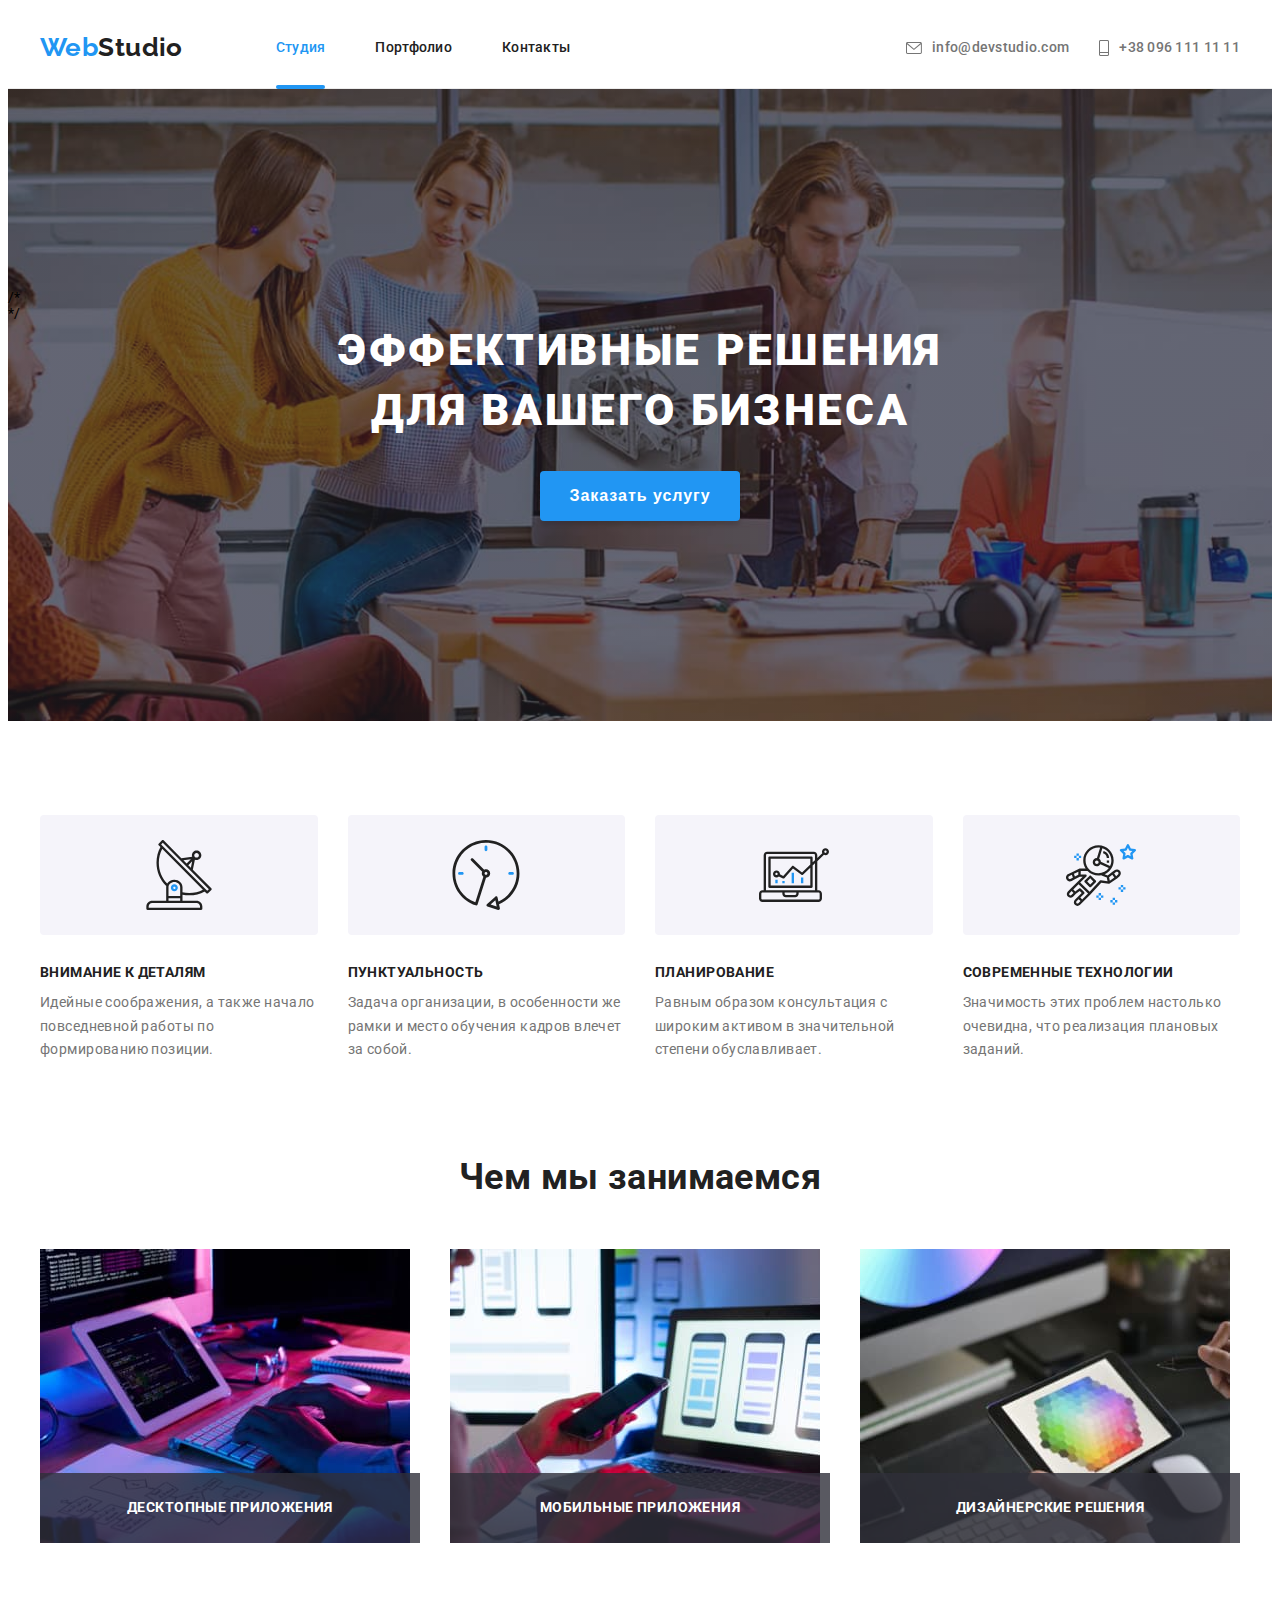
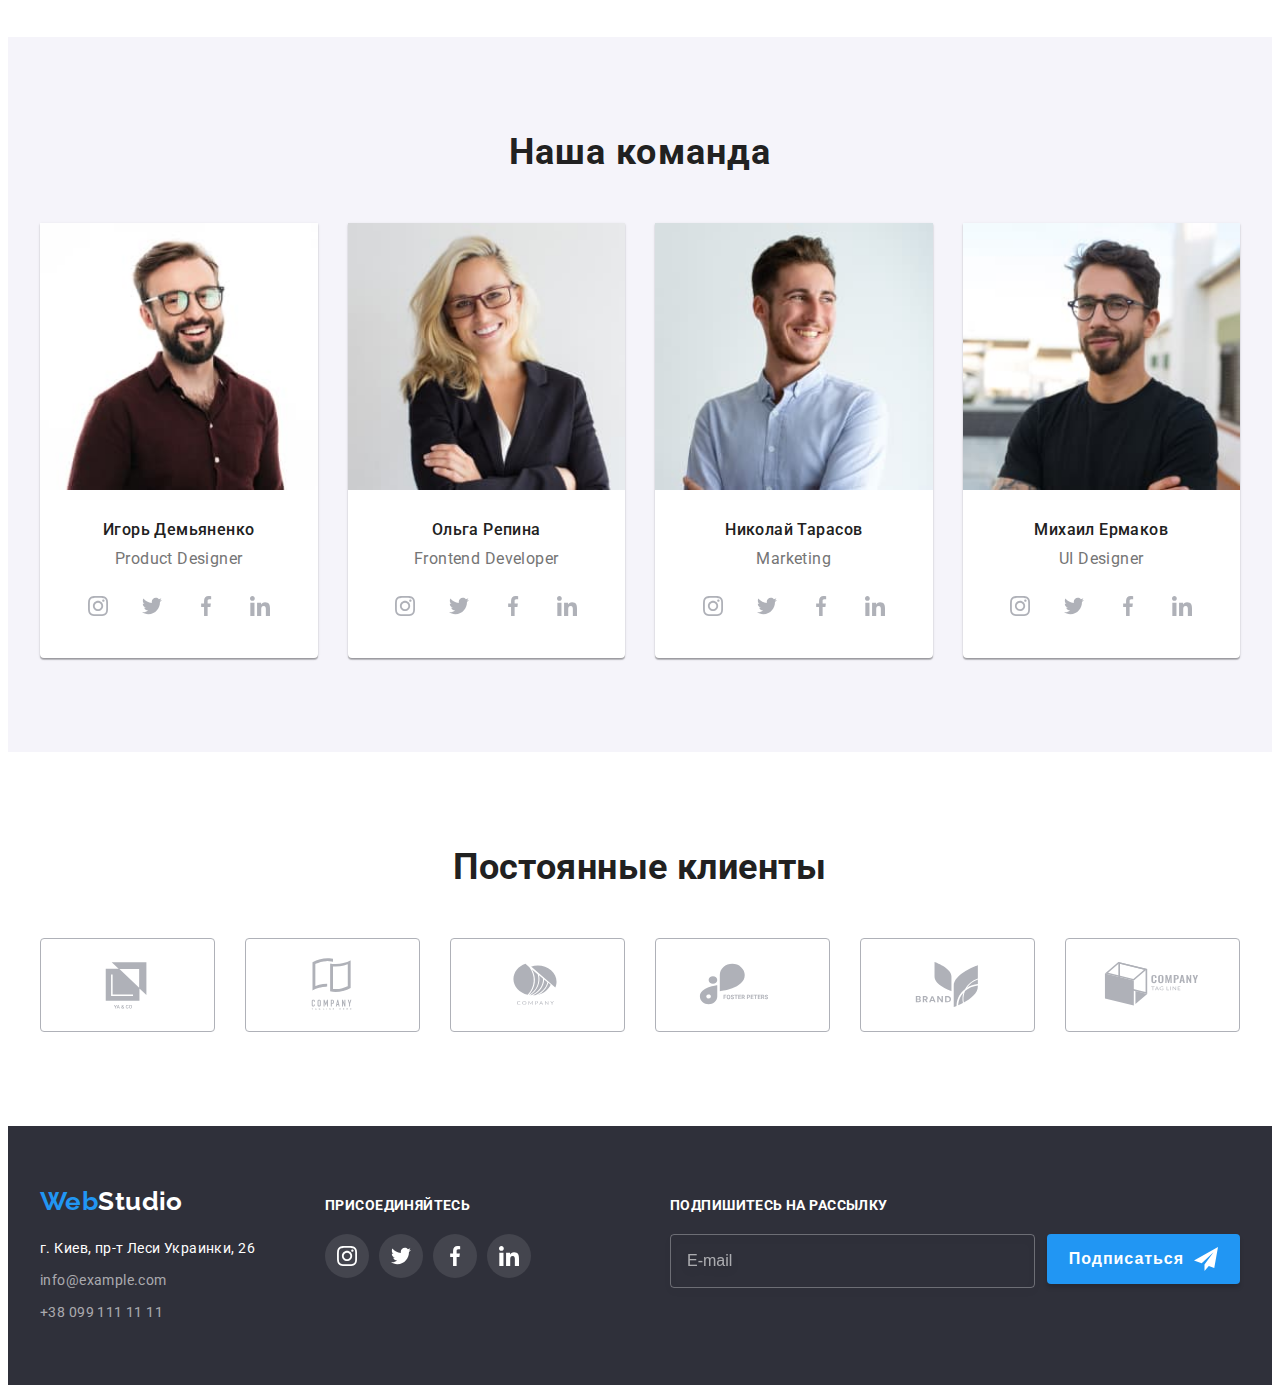
<file: index.html>
<!DOCTYPE html>
<html lang="ru">
  <head>
    <meta charset="UTF-8" />
    <meta http-equiv="X-UA-Compatible" content="IE=edge" />
    <meta name="viewport" content="width=device-width, initial-scale=1.0" />
    <meta
      name="description"
      content="Вебстудия. Создание вебсайта под ключ,  разработка мобильных приложений"
    />

    <title>WebStudio</title>

    <link rel="preconnect" href="https://fonts.googleapis.com" />
    <link rel="preconnect" href="https://fonts.gstatic.com" crossorigin />
    <link
      href="https://fonts.googleapis.com/css2?family=Raleway:wght@700&family=Roboto:wght@400;500;700;900&display=swap"
      rel="stylesheet"
    />
    <link
      rel="stylesheet"
      href="https://cdnjs.cloudflare.com/ajax/libs/modern-normalize/1.1.0/modern-normalize.min.css"
      integrity="sha512-wpPYUAdjBVSE4KJnH1VR1HeZfpl1ub8YT/NKx4PuQ5NmX2tKuGu6U/JRp5y+Y8XG2tV+wKQpNHVUX03MfMFn9Q=="
      crossorigin="anonymous"
      referrerpolicy="no-referrer"
    />

    <!--<link rel="stylesheet" href="./css/styles.css" />-->
    <link rel="stylesheet" href="./css/main.min.css" />
  </head>
  <body>
    <header class="page-header">
      <div class="container">
        <nav class="header-nav list">
          <a class="logo header__logo link" href="./index.html"
            >Web<span class="logo--header-accent">Studio</span></a
          >
          <ul class="header-nav__list list">
            <li class="header-nav__item">
              <a class="link link-current" href="">Студия</a>
            </li>
            <li class="header-nav__item">
              <a class="link" href="./portfolio.html">Портфолио</a>
            </li>
            <li class="header-nav__item">
              <a class="link" href="">Контакты</a>
            </li>
          </ul>
        </nav>
        <ul class="header-contacts list">
          <li class="header-contacts__item">
            <a
              class="header-contacts__email link"
              href="mailto:info@devstudio.com"
            >
              <svg class="header-contacts__icon" width="16" height="12">
                <use href="./images/icons.svg#icon-envelope"></use>
              </svg>
              info@devstudio.com
            </a>
          </li>
          <li class="header-contacts__item">
            <a class="header-contacts__tel link" href="tel:+380961111111">
              <svg class="header-contacts__icon" width="10" height="16">
                <use href="./images/icons.svg#icon-handy"></use>
              </svg>
              +38 096 111 11 11</a
            >
          </li>
        </ul>

        <!--- Мобильное меню-->
        <button type="button" class="menu_open_btn" aria-label="open menu">
          <svg class="menu_open_icon" width="40" height="40">
            <use href="./images/icons.svg#icon-menu_open_40px"></use>
          </svg>
        </button>

        <div class="mobile-menu is-hidden">
          <button type="button" class="menu_close_btn">
            <svg class="menu_close_icon" width="40" height="40">
              <use href="./images/icons.svg#icon-menu_close_40px"></use>
            </svg>
          </button>
          <nav class="mobile-nav">
            <ul class="mobile-nav__list list">
              <li class="mobile-nav__item">
                <a class="link current" href="">Студия</a>
              </li>
              <li class="mobile-nav__item">
                <a class="link" href="./portfolio.html">Портфолио</a>
              </li>
              <li class="mobile-nav__item">
                <a class="link" href="">Контакты</a>
              </li>
            </ul>
          </nav>
          <div class="mob-menu--bottom">
            <ul class="mobile-contacts list">
              <li class="mobile-contacts__item">
                <a class="mobile-contacts__tel link" href="tel:+380961111111">
                  +38 096 111 11 11</a
                >
              </li>
              <li class="mobile-contacts__item">
                <a
                  class="mobile-contacts__email link"
                  href="mailto:info@devstudio.com"
                >
                  info@devstudio.com
                </a>
              </li>
            </ul>
            <ul class="mobile-soc-list list">
              <li class="mobile-soc-list__item">
                <a class="link" href=""> Instagram</a>
              </li>
              <li class="mobile-soc-list__item">
                <a class="link" href=""> Twitter</a>
              </li>
              <li class="mobile-soc-list__item">
                <a class="link" href=""> Facebook</a>
              </li>
              <li class="mobile-soc-list__item">
                <a class="link" href=""> LinkedIn</a>
              </li>
            </ul>
          </div>
        </div>
      </div>
    </header>

    <main>
      <!-- HERO -->

      <section class="hero section">
        /*
        <div class="hero__overlay"></div>
        */
        <div class="container">
          <!--<div class="hero-content"-->
          <h1 class="hero__title">Эффективные решения для вашего бизнеса</h1>
          <button class="hero__btn btn" type="button" data-modal-open>
            Заказать услугу
          </button>
          <!--</div>-->
        </div>
      </section>
      <!--end of HERO -->

      <!-- Блок Особенности -->

      <section class="qualities section">
        <div class="container">
          <h2 class="visually-hidden qualities__title">Особенности</h2>

          <ul class="qualities-list list">
            <li class="qualities-list__item">
              <div class="qualities-list__icon">
                <svg class="icon-antenna" width="70" height="70">
                  <use href="./images/icons.svg#icon-antenna"></use>
                </svg>
              </div>

              <h3 class="qualities-list__title">Внимание к деталям</h3>
              <p class="qualities-list__text">
                Идейные соображения, а также начало повседневной работы по
                формированию позиции.
              </p>
            </li>
            <li class="qualities-list__item">
              <div class="qualities-list__icon">
                <svg class="icon-clock" width="70" height="70">
                  <use href="./images/icons.svg#icon-clock"></use>
                </svg>
              </div>

              <h3 class="qualities-list__title">Пунктуальность</h3>
              <p class="qualities-list__text">
                Задача организации, в особенности же рамки и место обучения
                кадров влечет за собой.
              </p>
            </li>

            <li class="qualities-list__item">
              <div class="qualities-list__icon">
                <svg class="icon-diagram" width="70" height="70">
                  <use href="./images/icons.svg#icon-diagram"></use>
                </svg>
              </div>

              <h3 class="qualities-list__title">Планирование</h3>
              <p class="qualities-list__text">
                Равным образом консультация с широким активом в значительной
                степени обуславливает.
              </p>
            </li>
            <li class="qualities-list__item">
              <div class="qualities-list__icon">
                <svg class="icon-astronaut" width="70" height="70">
                  <use href="./images/icons.svg#icon-astronaut"></use>
                </svg>
              </div>

              <h3 class="qualities-list__title">Современные технологии</h3>
              <p class="qualities-list__text">
                Значимость этих проблем настолько очевидна, что реализация
                плановых заданий.
              </p>
            </li>
          </ul>
        </div>
      </section>

      <!-- Конец блока Особенности -->

      <!-- Блок Чем мы занимаемся-->

      <section class="dealing section">
        <div class="container">
          <h2 class="dealing__title">Чем мы занимаемся</h2>
          <ul class="dealing-list list">
            <li class="dealing-list__item">
              <img
                srcset="
                  ./images/we-do1_desktop.jpg    1x,
                  ./images/we-do1_desktop@2x.jpg 2x
                "
                src="./images/we-do1_desktop.jpg"
                alt="Десктопные приложения"
                width="370"
              />
              <div class="dealing-list__overlay">
                <p class="dealing-list__text">Десктопные приложения</p>
              </div>
            </li>
            <li class="dealing-list__item">
              <img
                srcset="
                  ./images/we-do2_desktop.jpg    1x,
                  ./images/we-do2_desktop@2x.jpg 2x
                "
                src="./images/we-do2_desktop.jpg"
                alt="Разработка мобильных приложений"
                width="370"
              />

              <div class="dealing-list__overlay">
                <p class="dealing-list__text">Мобильные приложения</p>
              </div>
            </li>
            <li class="dealing-list__item">
              <img
                srcset="
                  ./images/we-do3_desktop.jpg    1x,
                  ./images/we-do3_desktop@2x.jpg 2x
                "
                src="./images/we-do3_desktop.jpg"
                alt="Разработка дизайна вебсайта"
                width="370"
              />

              <div class="dealing-list__overlay">
                <p class="dealing-list__text">Дизайнерские решения</p>
              </div>
            </li>
          </ul>
        </div>
      </section>

      <!-- Конец блока Чем мы занимаемся -->

      <!-- Блок Наша команда-->

      <section class="team section">
        <div class="container">
          <h2 class="team__title">Наша команда</h2>
          <ul class="team-list list">
            <li class="team-list__item">
              <picture>
                <source
                  srcset="
                    ./images/staff1_desk.jpg    1x,
                    ./images/staff1_desk@2x.jpg 2x
                  "
                  media="(min-width: 1200px)" />
                <source
                  srcset="
                    ./images/staff1_tab.jpg    1x,
                    ./images/staff1_tab@2x.jpg 2x
                  "
                  media="(min-width: 768px)" />
                <source
                  srcset="
                    ./images/staff1_mob.jpg    1x,
                    ./images/staff1_mob@2x.jpg 2x
                  "
                  media="(min-width: 320px)" />
                <img
                  class="team-list__img"
                  src="./images/staff1_mob@2x.jpg"
                  alt="Игорь Демьяненко"
                  width="450"
              /></picture>

              <h3 class="team-list__title">Игорь Демьяненко</h3>
              <p class="team-list__text" lang="en">Product Designer</p>
              <div class="team__soc-block">
                <ul class="soc-list list">
                  <li class="soc-list__item">
                    <a href="" class="soc-list__link soc-list__link--team link">
                      <svg
                        class="soc-list__icon icon-instagram"
                        width="20"
                        height="20"
                      >
                        <use href="./images/icons.svg#icon-instagram"></use>
                      </svg>
                    </a>
                  </li>
                  <li class="soc-list__item">
                    <a href="" class="soc-list__link soc-list__link--team link">
                      <svg
                        class="soc-list__icon icon-twitter"
                        width="20"
                        height="20"
                      >
                        <use href="./images/icons.svg#icon-twitter"></use>
                      </svg>
                    </a>
                  </li>

                  <li class="soc-list__item">
                    <a href="" class="soc-list__link soc-list__link--team link">
                      <svg
                        class="soc-list__icon icon-facebook"
                        width="20"
                        height="20"
                      >
                        <use href="./images/icons.svg#icon-facebook"></use>
                      </svg>
                    </a>
                  </li>
                  <li class="soc-list__item">
                    <a href="" class="soc-list__link soc-list__link--team link">
                      <svg
                        class="soc-list__icon icon-linkedin"
                        width="20"
                        height="20"
                      >
                        <use href="./images/icons.svg#icon-linkedin"></use>
                      </svg>
                    </a>
                  </li>
                </ul>
              </div>
            </li>
            <li class="team-list__item">
              <picture>
                <source
                  srcset="
                    ./images/staff2_desk.jpg    1x,
                    ./images/staff2_desk@2x.jpg 2x
                  "
                  media="(min-width: 1200px)"
                />
                <source
                  srcset="
                    ./images/staff2_tab.jpg    1x,
                    ./images/staff2_tab@2x.jpg 2x
                  "
                  media="(min-width: 768px)"
                />
                <source
                  srcset="
                    ./images/staff2_mob.jpg    1x,
                    ./images/staff2_mob@2x.jpg 2x
                  "
                  media="(min-width: 320px)"
                />
                <img
                  class="team-list__img"
                  src="./images/staff2_mob@2x.jpg"
                  alt="Ольга Репина"
                  width="450"
                />
              </picture>

              <h3 class="team-list__title">Ольга Репина</h3>
              <p class="team-list__text" lang="en">Frontend Developer</p>
              <div class="team__soc-block">
                <ul class="soc-list list">
                  <li class="soc-list__item">
                    <a href="" class="soc-list__link soc-list__link--team link">
                      <svg
                        class="soc-list__icon icon-instagram"
                        width="20"
                        height="20"
                      >
                        <use href="./images/icons.svg#icon-instagram"></use>
                      </svg>
                    </a>
                  </li>
                  <li class="soc-list__item">
                    <a href="" class="soc-list__link soc-list__link--team link">
                      <svg
                        class="soc-list__icon icon-twitter"
                        width="20"
                        height="20"
                      >
                        <use href="./images/icons.svg#icon-twitter"></use>
                      </svg>
                    </a>
                  </li>

                  <li class="soc-list__item">
                    <a href="" class="soc-list__link soc-list__link--team link">
                      <svg
                        class="soc-list__icon icon-facebook"
                        width="20"
                        height="20"
                      >
                        <use href="./images/icons.svg#icon-facebook"></use>
                      </svg>
                    </a>
                  </li>
                  <li class="soc-list__item">
                    <a href="" class="soc-list__link soc-list__link--team link">
                      <svg
                        class="soc-list__icon icon-linkedin"
                        width="20"
                        height="20"
                      >
                        <use href="./images/icons.svg#icon-linkedin"></use>
                      </svg>
                    </a>
                  </li>
                </ul>
              </div>
            </li>
            <li class="team-list__item">
              <picture>
                <source
                  srcset="
                    ./images/staff3_desk.jpg    1x,
                    ./images/staff3_desk@2x.jpg 2x
                  "
                  media="(min-width: 1200px)"
                />
                <source
                  srcset="
                    ./images/staff3_tab.jpg    1x,
                    ./images/staff3_tab@2x.jpg 2x
                  "
                  media="(min-width: 768px)"
                />
                <source
                  srcset="
                    ./images/staff3_mob.jpg    1x,
                    ./images/staff3_mob@2x.jpg 2x
                  "
                  media="(min-width: 320px)"
                />
                <img
                  class="team-list__img"
                  src="./images/staff3_mob@2x.jpg"
                  alt="Николай Тарасов"
                  width="450"
                />
              </picture>
              <h3 class="team-list__title">Николай Тарасов</h3>
              <p class="team-list__text" lang="en">Marketing</p>
              <div class="team__soc-block">
                <ul class="soc-list list">
                  <li class="soc-list__item">
                    <a href="" class="soc-list__link soc-list__link--team link">
                      <svg
                        class="soc-list__icon icon-instagram"
                        width="20"
                        height="20"
                      >
                        <use href="./images/icons.svg#icon-instagram"></use>
                      </svg>
                    </a>
                  </li>
                  <li class="soc-list__item">
                    <a href="" class="soc-list__link soc-list__link--team link">
                      <svg
                        class="soc-list__icon icon-twitter"
                        width="20"
                        height="20"
                      >
                        <use href="./images/icons.svg#icon-twitter"></use>
                      </svg>
                    </a>
                  </li>

                  <li class="soc-list__item">
                    <a href="" class="soc-list__link soc-list__link--team link">
                      <svg
                        class="soc-list__icon icon-facebook"
                        width="20"
                        height="20"
                      >
                        <use href="./images/icons.svg#icon-facebook"></use>
                      </svg>
                    </a>
                  </li>
                  <li class="soc-list__item">
                    <a href="" class="soc-list__link soc-list__link--team link">
                      <svg
                        class="soc-list__icon icon-linkedin"
                        width="20"
                        height="20"
                      >
                        <use href="./images/icons.svg#icon-linkedin"></use>
                      </svg>
                    </a>
                  </li>
                </ul>
              </div>
            </li>
            <li class="team-list__item">
              <picture>
                <source
                  srcset="
                    ./images/staff4_desk.jpg    1x,
                    ./images/staff4_desk@2x.jpg 2x
                  "
                  media="(min-width: 1200px)"
                />
                <source
                  srcset="
                    ./images/staff4_tab.jpg    1x,
                    ./images/staff4_tab@2x.jpg 2x
                  "
                  media="(min-width: 768px)"
                />
                <source
                  srcset="
                    ./images/staff4_mob.jpg    1x,
                    ./images/staff4_mob@2x.jpg 2x
                  "
                  media="(min-width: 320px)"
                />
                <img
                  class="team-list__img"
                  src="./images/staff4_mob@2x.jpg"
                  alt="Михаил Ермаков"
                  width="450"
                />
              </picture>
              <h3 class="team-list__title">Михаил Ермаков</h3>
              <p class="team-list__text" lang="en">UI Designer</p>
              <div class="team__soc-block">
                <ul class="soc-list list">
                  <li class="soc-list__item">
                    <a href="" class="soc-list__link soc-list__link--team link">
                      <svg
                        class="soc-list__icon icon-instagram"
                        width="20"
                        height="20"
                      >
                        <use href="./images/icons.svg#icon-instagram"></use>
                      </svg>
                    </a>
                  </li>
                  <li class="soc-list__item">
                    <a href="" class="soc-list__link soc-list__link--team link">
                      <svg
                        class="soc-list__icon icon-twitter"
                        width="20"
                        height="20"
                      >
                        <use href="./images/icons.svg#icon-twitter"></use>
                      </svg>
                    </a>
                  </li>

                  <li class="soc-list__item">
                    <a href="" class="soc-list__link soc-list__link--team link">
                      <svg
                        class="soc-list__icon icon-facebook"
                        width="20"
                        height="20"
                      >
                        <use href="./images/icons.svg#icon-facebook"></use>
                      </svg>
                    </a>
                  </li>
                  <li class="soc-list__item">
                    <a href="" class="soc-list__link soc-list__link--team link">
                      <svg
                        class="soc-list__icon icon-linkedin"
                        width="20"
                        height="20"
                      >
                        <use href="./images/icons.svg#icon-linkedin"></use>
                      </svg>
                    </a>
                  </li>
                </ul>
              </div>
            </li>
          </ul>
        </div>
      </section>

      <!-- Конец блока Наша команда-->
      <!-- Блок Наши клиенты-->

      <section class="clients section">
        <div class="container">
          <h2 class="clients-title">Постоянные клиенты</h2>

          <ul class="clients-list list">
            <li class="clients-list__item">
              <a href="" class="clients-list__link link">
                <svg class="clients-list__icon" width="106" height="60">
                  <use href="./images/icons.svg#icon-Logo1"></use>
                </svg>
              </a>
            </li>

            <li class="clients-list__item">
              <a href="" class="clients-list__link link">
                <svg class="clients-list__icon" width="106" height="60">
                  <use href="./images/icons.svg#icon-Logo2"></use>
                </svg>
              </a>
            </li>

            <li class="clients-list__item">
              <a href="" class="clients-list__link link">
                <svg class="clients-list__icon" width="106" height="60">
                  <use href="./images/icons.svg#icon-Logo3"></use>
                </svg>
              </a>
            </li>
            <li class="clients-list__item">
              <a href="" class="clients-list__link link">
                <svg class="clients-list__icon" width="106" height="60">
                  <use href="./images/icons.svg#icon-Logo4"></use>
                </svg>
              </a>
            </li>
            <li class="clients-list__item">
              <a href="" class="clients-list__link link">
                <svg class="clients-list__icon" width="106" height="60">
                  <use href="./images/icons.svg#icon-Logo5"></use>
                </svg>
              </a>
            </li>
            <li class="clients-list__item">
              <a href="" class="clients-list__link link">
                <svg class="clients-list__icon" width="106" height="60">
                  <use href="./images/icons.svg#icon-Logo6"></use>
                </svg>
              </a>
            </li>
          </ul>
        </div>
      </section>
    </main>
    <!-- Footer-->

    <footer class="footer-page">
      <div class="container footer-page__blocks">
        <div class="footer-block__address">
          <a class="link logo footer-address-block__logo" href="./index.html"
            >Web<span class="logo--footer-accent">Studio</span></a
          >
          <address>
            <ul class="footer-contacts list">
              <li class="footer-contacts__item">
                <a
                  class="footer-contacts__adress link"
                  href=" https://goo.gl/maps/PGf1aji3u7h2vcn76"
                  target="_blank"
                  rel="noopener noreferrer"
                  >г. Киев, пр-т Леси Украинки, 26</a
                >
              </li>
              <li class="footer-contacts__item">
                <a
                  class="footer-contacts__email link"
                  href="mailto:info@example.com"
                  >info@example.com</a
                >
              </li>

              <li class="footer-contacts__item">
                <a class="footer-contacts__tel link" href="tel:+380991111111"
                  >+38 099 111 11 11</a
                >
              </li>
            </ul>
          </address>
        </div>
        <div class="footer-block__social">
          <p class="footer-block__title">Присоединяйтесь</p>
          <ul class="soc-list list">
            <li class="soc-list__item">
              <a href="" class="soc-list__link link">
                <svg
                  class="soc-list__icon icon-instagram"
                  width="20"
                  height="20"
                >
                  <use href="./images/icons.svg#icon-instagram"></use>
                </svg>
              </a>
            </li>
            <li class="soc-list__item">
              <a href="" class="soc-list__link link">
                <svg class="soc-list__icon icon-twitter" width="20" height="20">
                  <use href="./images/icons.svg#icon-twitter"></use>
                </svg>
              </a>
            </li>

            <li class="soc-list__item">
              <a href="" class="soc-list__link link">
                <svg
                  class="soc-list__icon icon-facebook"
                  width="20"
                  height="20"
                >
                  <use href="./images/icons.svg#icon-facebook"></use>
                </svg>
              </a>
            </li>
            <li class="soc-list__item">
              <a href="" class="soc-list__link link">
                <svg
                  class="soc-list__icon icon-linkedin"
                  width="20"
                  height="20"
                >
                  <use href="./images/icons.svg#icon-linkedin"></use>
                </svg>
              </a>
            </li>
          </ul>
        </div>
        <div class="footer-block__mailing">
          <p class="footer-mailing__text">Подпишитесь на рассылку</p>
          <form class="footer-mailing__field">
            <input
              class="footer-mailing__imput"
              type="email"
              name="mailing-email"
              placeholder="E-mail"
              id="mailing-email"
              title="my@mail.com"
            />
            <button class="btn footer-mailing__btn" type="submit">
              Подписаться<svg
                class="footer-mailing__icon icon-send"
                width="24"
                height="24"
              >
                <use href="./images/icons.svg#icon-icon-send"></use>
              </svg>
            </button>
          </form>
        </div>
      </div>
    </footer>
    <!-- Modal -->

    <div class="backdrop is-hidden" data-modal>
      <!-- is-hidden -->
      <div class="modal">
        <button type="button" class="modal__close-btn" data-modal-close>
          <svg class="modal__icon-close" width="18" height="18">
            <use href="./images/icons.svg#icon-close-black-18dp"></use>
          </svg>
        </button>
        <form class="modal-form" autocomplete="off">
          <p class="modal-form__title">
            Оставьте свои данные, мы вам перезвоним
          </p>
          <label class="modal-form__label" for="name">Имя</label>
          <div class="modal-form__input-wrap">
            <input
              class="modal-form__input"
              type="text"
              name="name"
              id="name"
            />
            <svg class="modal-form__icon" width="18" height="18">
              <use href="./images/icons.svg#icon-person"></use>
            </svg>
          </div>
          <label class="modal-form__label" for="tel">Телефон</label>
          <div class="modal-form__input-wrap">
            <input class="modal-form__input" type="tel" name="tel" id="tel" />
            <svg class="modal-form__icon" width="18" height="18">
              <use href="./images/icons.svg#icon-phone"></use>
            </svg>
          </div>
          <label class="modal-form__label" for="email">Почта</label>
          <div class="modal-form__input-wrap">
            <input
              class="modal-form__input"
              type="email"
              name="email"
              id="email"
            />
            <svg class="modal-form__icon" width="18" height="18">
              <use href="./images/icons.svg#icon-email"></use>
            </svg>
          </div>
          <label class="modal-form__label" for="comment">Комментарий</label>
          <textarea
            class="modal-form__comment-area"
            placeholder="Введите текст"
            name="comment"
            id="comment"
          ></textarea>
          <div class="checkbox__field">
            <input
              type="checkbox"
              name="privacy"
              id="privacy"
              class="checkbox__check visually-hidden"
            />
            <label class="checkbox__text" for="privacy">
              <span class="checkbox__input">
                <svg class="checkbox__icon" width="11" height="8">
                  <use href="./images/icons.svg#icon-check"></use>
                </svg>
              </span>

              Соглашаюсь с рассылкой и принимаю&nbsp;
              <a href="" class="checkbox__link">Условия договора</a>
            </label>
          </div>
          <button type="submit" class="modal__submit-btn btn">Отправить</button>
        </form>
      </div>
    </div>
    <script src="./js/modal.js"></script>
    <script src="./js/menu.js"></script>
  </body>
</html>
</file>
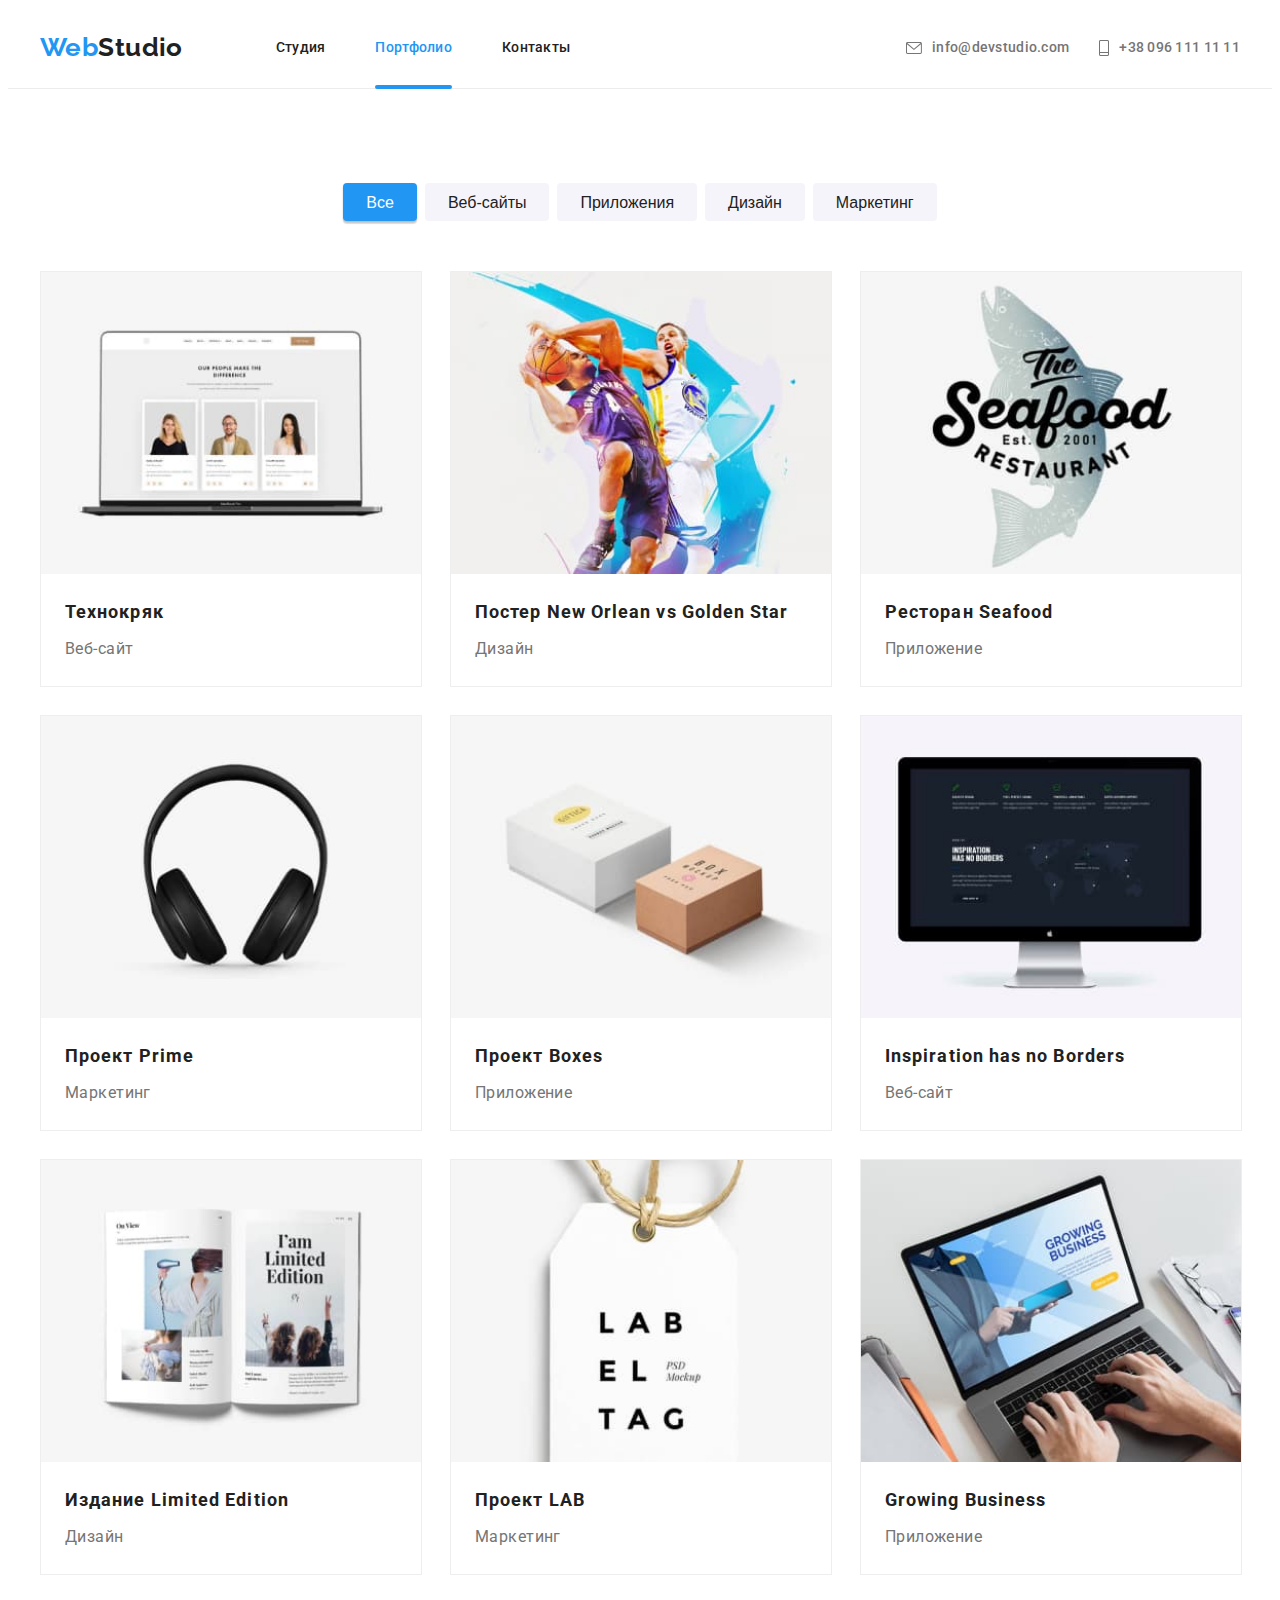
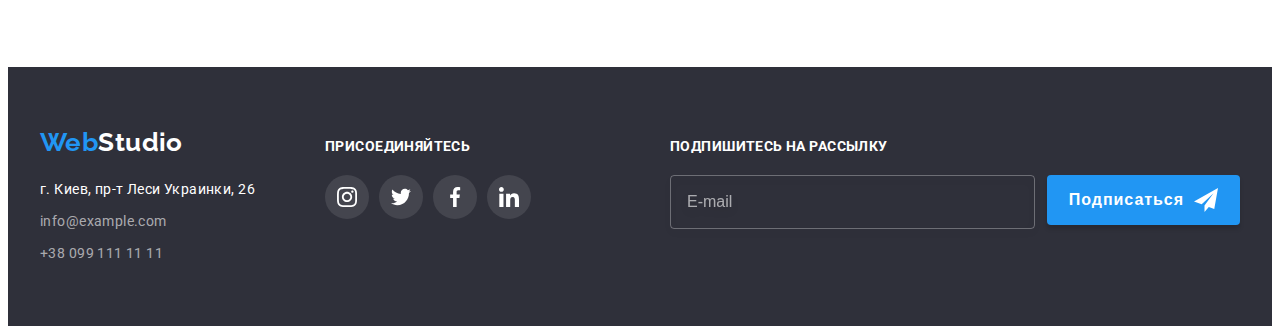
<file: portfolio.html>
<!DOCTYPE html>
<html lang="ru">
  <head>
    <meta charset="UTF-8" />
    <meta http-equiv="X-UA-Compatible" content="IE=edge" />
    <meta name="viewport" content="width=device-width, initial-scale=1.0" />
    <meta
      name="description"
      content="Вебстудия. Создание вебсайта под ключ,  разработка мобильных приложений"
    />
    <title>WebStudio</title>

    <link rel="preconnect" href="https://fonts.googleapis.com" />
    <link rel="preconnect" href="https://fonts.gstatic.com" crossorigin />
    <link
      href="https://fonts.googleapis.com/css2?family=Raleway:wght@700&family=Roboto:wght@400;500;700;900&display=swap"
      rel="stylesheet"
    />
    <link
      rel="stylesheet"
      href="https://cdnjs.cloudflare.com/ajax/libs/modern-normalize/1.1.0/modern-normalize.min.css"
      integrity="sha512-wpPYUAdjBVSE4KJnH1VR1HeZfpl1ub8YT/NKx4PuQ5NmX2tKuGu6U/JRp5y+Y8XG2tV+wKQpNHVUX03MfMFn9Q=="
      crossorigin="anonymous"
      referrerpolicy="no-referrer"
    />
    <!--<link rel="stylesheet" href="./css/styles.css" /> -->
    <link rel="stylesheet" href="./css/main.min.css" />
  </head>
  <body>
    <header class="page-header">
      <div class="container">
        <nav class="header-nav list">
          <a class="logo header__logo link" href="./index.html"
            >Web<span class="logo--header-accent">Studio</span></a
          >
          <ul class="header-nav__list list">
            <li class="header-nav__item">
              <a class="link" href="./index.html">Студия</a>
            </li>
            <li class="header-nav__item">
              <a class="link link-current" href="./portfolio.html">Портфолио</a>
            </li>
            <li class="header-nav__item">
              <a class="link" href="">Контакты</a>
            </li>
          </ul>
        </nav>
        <ul class="header-contacts list">
          <li class="header-contacts__item">
            <a
              class="header-contacts__email link"
              href="mailto:info@devstudio.com"
            >
              <svg class="header-contacts__icon" width="16" height="12">
                <use href="./images/icons.svg#icon-envelope"></use>
              </svg>
              info@devstudio.com
            </a>
          </li>
          <li class="header-contacts__item">
            <a class="header-contacts__tel link" href="tel:+380961111111">
              <svg class="header-contacts__icon" width="10" height="16">
                <use href="./images/icons.svg#icon-handy"></use>
              </svg>
              +38 096 111 11 11</a
            >
          </li>
        </ul>
        <!--- Мобильное меню-->
        <button type="button" class="menu_open_btn">
          <svg class="menu_open_icon" width="40" height="40">
            <use href="./images/icons.svg#icon-menu_open_40px"></use>
          </svg>
        </button>

        <div class="mobile-menu is-hidden">
          <button type="button" class="menu_close_btn">
            <svg class="menu_close_icon" width="40" height="40">
              <use href="./images/icons.svg#icon-menu_close_40px"></use>
            </svg>
          </button>

          <nav class="mobile-nav">
            <ul class="mobile-nav__list list">
              <li class="mobile-nav__item">
                <a class="link" href="./index.html">Студия</a>
              </li>
              <li class="mobile-nav__item">
                <a class="link current" href="./portfolio.html">Портфолио</a>
              </li>
              <li class="mobile-nav__item">
                <a class="link" href="">Контакты</a>
              </li>
            </ul>
          </nav>
          <div class="mob-menu--bottom">
            <ul class="mobile-contacts list">
              <li class="mobile-contacts__item">
                <a class="mobile-contacts__tel link" href="tel:+380961111111">
                  +38 096 111 11 11</a
                >
              </li>
              <li class="mobile-contacts__item">
                <a
                  class="mobile-contacts__email link"
                  href="mailto:info@devstudio.com"
                >
                  info@devstudio.com
                </a>
              </li>
            </ul>
            <ul class="mobile-soc-list list">
              <li class="mobile-soc-list__item">
                <a class="link" href=""> Instagram</a>
              </li>
              <li class="mobile-soc-list__item">
                <a class="link" href=""> Twitter</a>
              </li>
              <li class="mobile-soc-list__item">
                <a class="link" href=""> Facebook</a>
              </li>
              <li class="mobile-soc-list__item">
                <a class="link" href=""> LinkedIn</a>
              </li>
            </ul>
          </div>
        </div>
      </div>
    </header>

    <main>
      <!-- Примеры работ -->
      <section class="examples section">
        <div class="container">
          <!-- Фильр -->

          <h1 class="examples__title visually-hidden">Примеры работ</h1>

          <ul class="list examples-filter">
            <li class="examples-filter__item">
              <button
                class="examples-filter__btn examples-filter--first-btn"
                type="button"
              >
                Все
              </button>
            </li>
            <li class="examples-filter__item">
              <button class="examples-filter__btn" type="button">
                Веб-сайты
              </button>
            </li>
            <li class="examples-filter__item">
              <button class="examples-filter__btn" type="button">
                Приложения
              </button>
            </li>
            <li class="examples-filter__item">
              <button class="examples-filter__btn" type="button">Дизайн</button>
            </li>
            <li class="examples-filter__item">
              <button class="examples-filter__btn" type="button">
                Маркетинг
              </button>
            </li>
          </ul>
          <!--</div> -->

          <!--  Карточки работ  -->
          <!--<div class="examles-card">-->
          <ul class="examples-list list">
            <li class="examples-list__item">
              <a class="examples-list__link link" href="">
                <div class="examples-list__wrap">
                  <picture>
                    <source
                      srcset="
                        ./images/project_desk1.jpg    1x,
                        ./images/project_desk1@2x.jpg 2x
                      "
                      media="(min-width: 1200px)"
                    />
                    <source
                      srcset="
                        ./images/project_tab1.jpg    1x,
                        ./images/project_tab1@2x.jpg 2x
                      "
                      media="(min-width: 768px)"
                    />
                    <source
                      srcset="
                        ./images/project_mob1.jpg    1x,
                        ./images/project_mob1@2x.jpg 2x
                      "
                      media="(min-width: 320px)"
                    />
                    <img src="./images/project_mob1.jpg" alt="" width="450" />
                  </picture>
                  <div class="examples-list__overlay">
                    <p class="examples-list__wrap-text">
                      Ресурс предлагает комплексные предложения с разным уровнем
                      функционала и сервисов. Все это позволит посетителю
                      получить исчерпывающие сведения о компании или частном
                      лице.
                    </p>
                  </div>
                  <!--<p class="examples-list__wrap-text">
                    Ресурс предлагает комплексные предложения с разным уровнем
                    функционала и сервисов. Все это позволит посетителю получить
                    исчерпывающие сведения о компании или частном лице.
                  </p>-->
                </div>

                <!--Низ карточки, ниже аналогично -->
                <div class="examples-list__content">
                  <h2 class="examples-list__title">Технокряк</h2>
                  <p class="examples-list__text">Веб-сайт</p>
                </div>
              </a>
            </li>
            <li class="examples-list__item">
              <a class="examples-list__link link" href="">
                <div class="examples-list__wrap">
                  <picture>
                    <source
                      srcset="
                        ./images/project_desk2.jpg    1x,
                        ./images/project_desk2@2x.jpg 2x
                      "
                      media="(min-width: 1200px)"
                    />
                    <source
                      srcset="
                        ./images/project_tab2.jpg    1x,
                        ./images/project_tab2@2x.jpg 2x
                      "
                      media="(min-width: 768px)"
                    />
                    <source
                      srcset="
                        ./images/project_mob2.jpg    1x,
                        ./images/project_mob2@2x.jpg 2x
                      "
                      media="(min-width: 320px)"
                    />
                    <img src="./images/project_mob2.jpg" alt="" width="450" />
                  </picture>
                  <div class="examples-list__overlay">
                    <p class="examples-list__wrap-text">
                      Ресурс предлагает комплексные предложения с разным уровнем
                      функционала и сервисов. Все это позволит посетителю
                      получить исчерпывающие сведения о компании или частном
                      лице.
                    </p>
                  </div>
                </div>
                <div class="examples-list__content">
                  <h2 class="examples-list__title">
                    Постер <span lang="en">New Orlean vs Golden Star</span>
                  </h2>
                  <p class="examples-list__text">Дизайн</p>
                </div>
              </a>
            </li>
            <li class="examples-list__item">
              <a class="examples-list__link link" href="">
                <div class="examples-list__wrap">
                  <picture>
                    <source
                      srcset="
                        ./images/project_desk3.jpg    1x,
                        ./images/project_desk3@2x.jpg 2x
                      "
                      media="(min-width: 1200px)"
                    />
                    <source
                      srcset="
                        ./images/project_tab3.jpg    1x,
                        ./images/project_tab3@2x.jpg 2x
                      "
                      media="(min-width: 768px)"
                    />
                    <source
                      srcset="
                        ./images/project_mob3.jpg    1x,
                        ./images/project_mob3@2x.jpg 2x
                      "
                      media="(min-width: 320px)"
                    />
                    <img src="./images/project_mob3.jpg" alt="" width="450" />
                  </picture>
                  <div class="examples-list__overlay">
                    <p class="examples-list__wrap-text">
                      Ресурс предлагает комплексные предложения с разным уровнем
                      функционала и сервисов. Все это позволит посетителю
                      получить исчерпывающие сведения о компании или частном
                      лице.
                    </p>
                  </div>
                </div>
                <div class="examples-list__content">
                  <h2 class="examples-list__title">
                    Ресторан <span lang="en">Seafood</span>
                  </h2>
                  <p class="examples-list__text">Приложение</p>
                </div>
              </a>
            </li>
            <li class="examples-list__item">
              <a class="examples-list__link link" href="">
                <div class="examples-list__wrap">
                  <picture>
                    <source
                      srcset="
                        ./images/project_desk4.jpg    1x,
                        ./images/project_desk4@2x.jpg 2x
                      "
                      media="(min-width: 1200px)"
                    />
                    <source
                      srcset="
                        ./images/project_tab4.jpg    1x,
                        ./images/project_tab4@2x.jpg 2x
                      "
                      media="(min-width: 768px)"
                    />
                    <source
                      srcset="
                        ./images/project_mob4.jpg    1x,
                        ./images/project_mob4@2x.jpg 2x
                      "
                      media="(min-width: 320px)"
                    />
                    <img src="./images/project_mob4.jpg" alt="" width="450" />
                  </picture>
                  <div class="examples-list__overlay">
                    <p class="examples-list__wrap-text">
                      Ресурс предлагает комплексные предложения с разным уровнем
                      функционала и сервисов. Все это позволит посетителю
                      получить исчерпывающие сведения о компании или частном
                      лице.
                    </p>
                  </div>
                </div>
                <div class="examples-list__content">
                  <h2 class="examples-list__title">
                    Проект <span lang="en">Prime</span>
                  </h2>
                  <p class="examples-list__text">Маркетинг</p>
                </div>
              </a>
            </li>
            <li class="examples-list__item">
              <a class="examples-list__link link" href="">
                <div class="examples-list__wrap">
                  <picture>
                    <source
                      srcset="
                        ./images/project_desk5.jpg    1x,
                        ./images/project_desk5@2x.jpg 2x
                      "
                      media="(min-width: 1200px)"
                    />
                    <source
                      srcset="
                        ./images/project_tab5.jpg    1x,
                        ./images/project_tab5@2x.jpg 2x
                      "
                      media="(min-width: 768px)"
                    />
                    <source
                      srcset="
                        ./images/project_mob5.jpg    1x,
                        ./images/project_mob5@2x.jpg 2x
                      "
                      media="(min-width: 320px)"
                    />
                    <img src="./images/project_mob5.jpg" alt="" width="450" />
                  </picture>
                  <div class="examples-list__overlay">
                    <p class="examples-list__wrap-text">
                      Ресурс предлагает комплексные предложения с разным уровнем
                      функционала и сервисов. Все это позволит посетителю
                      получить исчерпывающие сведения о компании или частном
                      лице.
                    </p>
                  </div>
                </div>
                <div class="examples-list__content">
                  <h2 class="examples-list__title">
                    Проект <span lang="en">Boxes</span>
                  </h2>
                  <p class="examples-list__text">Приложение</p>
                </div>
              </a>
            </li>
            <li class="examples-list__item">
              <a class="examples-list__link link" href="">
                <div class="examples-list__wrap">
                  <picture>
                    <source
                      srcset="
                        ./images/project_desk6.jpg    1x,
                        ./images/project_desk6@2x.jpg 2x
                      "
                      media="(min-width: 1200px)"
                    />
                    <source
                      srcset="
                        ./images/project_tab6.jpg    1x,
                        ./images/project_tab6@2x.jpg 2x
                      "
                      media="(min-width: 768px)"
                    />
                    <source
                      srcset="
                        ./images/project_mob6.jpg    1x,
                        ./images/project_mob6@2x.jpg 2x
                      "
                      media="(min-width: 320px)"
                    />
                    <img src="./images/project_mob6.jpg" alt="" width="450" />
                  </picture>
                  <div class="examples-list__overlay">
                    <p class="examples-list__wrap-text">
                      Ресурс предлагает комплексные предложения с разным уровнем
                      функционала и сервисов. Все это позволит посетителю
                      получить исчерпывающие сведения о компании или частном
                      лице.
                    </p>
                  </div>
                </div>
                <div class="examples-list__content">
                  <h2 class="examples-list__title" lang="en">
                    Inspiration has no Borders
                  </h2>
                  <p class="examples-list__text">Веб-сайт</p>
                </div>
              </a>
            </li>
            <li class="examples-list__item">
              <a class="examples-list__link link" href="">
                <div class="examples-list__wrap">
                  <picture>
                    <source
                      srcset="
                        ./images/project_desk7.jpg    1x,
                        ./images/project_desk7@2x.jpg 2x
                      "
                      media="(min-width: 1200px)"
                    />
                    <source
                      srcset="
                        ./images/project_tab7.jpg    1x,
                        ./images/project_tab7@2x.jpg 2x
                      "
                      media="(min-width: 768px)"
                    />
                    <source
                      srcset="
                        ./images/project_mob7.jpg    1x,
                        ./images/project_mob7@2x.jpg 2x
                      "
                      media="(min-width: 320px)"
                    />
                    <img src="./images/project_mob7.jpg" alt="" width="450" />
                  </picture>
                  <div class="examples-list__overlay">
                    <p class="examples-list__wrap-text">
                      Ресурс предлагает комплексные предложения с разным уровнем
                      функционала и сервисов. Все это позволит посетителю
                      получить исчерпывающие сведения о компании или частном
                      лице.
                    </p>
                  </div>
                </div>
                <div class="examples-list__content">
                  <h2 class="examples-list__title">
                    Издание <span lang="en">Limited Edition</span>
                  </h2>
                  <p class="examples-list__text">Дизайн</p>
                </div>
              </a>
            </li>
            <li class="examples-list__item">
              <a class="examples-list__link link" href="">
                <div class="examples-list__wrap">
                  <picture>
                    <source
                      srcset="
                        ./images/project_desk8.jpg    1x,
                        ./images/project_desk8@2x.jpg 2x
                      "
                      media="(min-width: 1200px)"
                    />
                    <source
                      srcset="
                        ./images/project_tab8@.jpg   1x,
                        ./images/project_tab8@2x.jpg 2x
                      "
                      media="(min-width: 768px)"
                    />
                    <source
                      srcset="
                        ./images/project_mob8.jpg    1x,
                        ./images/project_mob8@2x.jpg 2x
                      "
                      media="(min-width: 320px)"
                    />
                    <img src="./images/project_mob8.jpg" alt="" width="450" />
                  </picture>
                  <div class="examples-list__overlay">
                    <p class="examples-list__wrap-text">
                      Ресурс предлагает комплексные предложения с разным уровнем
                      функционала и сервисов. Все это позволит посетителю
                      получить исчерпывающие сведения о компании или частном
                      лице.
                    </p>
                  </div>
                </div>
                <div class="examples-list__content">
                  <h2 class="examples-list__title">
                    Проект <span lang="en">LAB</span>
                  </h2>
                  <p class="examples-list__text">Маркетинг</p>
                </div>
              </a>
            </li>
            <li class="examples-list__item">
              <a class="examples-list__link link" href="">
                <div class="examples-list__wrap">
                  <picture>
                    <source
                      srcset="
                        ./images/project_desk9.jpg    1x,
                        ./images/project_desk9@2x.jpg 2x
                      "
                      media="(min-width: 1200px)"
                    />
                    <source
                      srcset="
                        ./images/project_tab9.jpg    1x,
                        ./images/project_tab9@2x.jpg 2x
                      "
                      media="(min-width: 768px)"
                    />
                    <source
                      srcset="
                        ./images/project_mob9.jpg    1x,
                        ./images/project_mob9@2x.jpg 2x
                      "
                      media="(min-width: 320px)"
                    />
                    <img src="./images/project_mob9.jpg" alt="" width="450" />
                  </picture>

                  <div class="examples-list__overlay">
                    <p class="examples-list__wrap-text">
                      Ресурс предлагает комплексные предложения с разным уровнем
                      функционала и сервисов. Все это позволит посетителю
                      получить исчерпывающие сведения о компании или частном
                      лице.
                    </p>
                  </div>
                </div>
                <div class="examples-list__content">
                  <h2 class="examples-list__title" lang="en">
                    Growing Business
                  </h2>
                  <p class="examples-list__text">Приложение</p>
                </div>
              </a>
            </li>
          </ul>
        </div>
      </section>
      <!--  Футер -->
    </main>
    <footer class="footer-page">
      <div class="container footer-page__blocks">
        <div class="footer-block__address">
          <a class="link logo footer-address-block__logo" href="./index.html"
            >Web<span class="logo--footer-accent">Studio</span></a
          >
          <address>
            <ul class="footer-contacts list">
              <li class="footer-contacts__item">
                <a
                  class="footer-contacts__adress link"
                  href=" https://goo.gl/maps/PGf1aji3u7h2vcn76"
                  target="_blank"
                  rel="noopener noreferrer"
                  >г. Киев, пр-т Леси Украинки, 26</a
                >
              </li>
              <li class="footer-contacts__item">
                <a
                  class="footer-contacts__email link"
                  href="mailto:info@example.com"
                  >info@example.com</a
                >
              </li>

              <li class="footer-contacts__item">
                <a class="footer-contacts__tel link" href="tel:+380991111111"
                  >+38 099 111 11 11</a
                >
              </li>
            </ul>
          </address>
        </div>
        <div class="footer-block__social">
          <p class="footer-block__title">Присоединяйтесь</p>
          <ul class="soc-list list">
            <li class="soc-list__item">
              <a href="" class="soc-list__link link">
                <svg
                  class="soc-list__icon icon-instagram"
                  width="20"
                  height="20"
                >
                  <use href="./images/icons.svg#icon-instagram"></use>
                </svg>
              </a>
            </li>
            <li class="soc-list__item">
              <a href="" class="soc-list__link link">
                <svg class="soc-list__icon icon-twitter" width="20" height="20">
                  <use href="./images/icons.svg#icon-twitter"></use>
                </svg>
              </a>
            </li>

            <li class="soc-list__item">
              <a href="" class="soc-list__link link">
                <svg
                  class="soc-list__icon icon-facebook"
                  width="20"
                  height="20"
                >
                  <use href="./images/icons.svg#icon-facebook"></use>
                </svg>
              </a>
            </li>
            <li class="soc-list__item">
              <a href="" class="soc-list__link link">
                <svg
                  class="soc-list__icon icon-linkedin"
                  width="20"
                  height="20"
                >
                  <use href="./images/icons.svg#icon-linkedin"></use>
                </svg>
              </a>
            </li>
          </ul>
        </div>
        <div class="footer-block__mailing">
          <p class="footer-mailing__text">Подпишитесь на рассылку</p>
          <form class="footer-mailing__field">
            <input
              class="footer-mailing__imput"
              type="email"
              name="mailing-email"
              placeholder="E-mail"
              id="mailing-email"
              title="my@mail.com"
            />
            <button class="btn footer-mailing__btn" type="submit">
              Подписаться<svg
                class="footer-mailing__icon icon-send"
                width="24"
                height="24"
              >
                <use href="./images/icons.svg#icon-icon-send"></use>
              </svg>
            </button>
          </form>
        </div>
      </div>
    </footer>
    <script src="./js/menu.js"></script>
  </body>
</html>
</file>
<file: css/main.min.css>
p,h1,h2,h3,h4,h5,h6{margin:0}ul{margin:0;padding-left:0}button{cursor:pointer}.link{text-decoration:none}.list{list-style:none}img{display:block;max-width:100%;height:auto}:root{--accent-color: rgba(33, 150, 243, 1);--hero-footer-color: rgba(47, 48, 58, 1);--title-color: rgba(33, 33, 33, 1);--sec-title-color: rgba(33, 33, 33, 1);--paragraph-text: rgba(117, 117, 117, 1);--btn-hover-background: rgba(24, 140, 232, 1);--btn-text: rgba(255, 255, 255, 1);--btn-background: rgba(33, 150, 243, 1)}.visually-hidden{position:absolute;white-space:nowrap;width:1px;height:1px;overflow:hidden;border:0;padding:0;clip:rect(0 0 0 0);clip-path:inset(50%);margin:-1px}body{background-color:#fff;letter-spacing:.03em;font-size:14px;font-family:"Roboto","Verdana","Tahoma",sans-serif}body.no-scroll{overflow:hidden;position:fixed}body.modal-open{overflow:hidden;position:fixed;left:0;right:0}.container{padding-left:15px;padding-right:15px;margin:0 auto}@media screen and (min-width: 480px){.container{max-width:480px}}@media screen and (min-width: 768px){.container{max-width:768px}}@media screen and (min-width: 1200px){.container{max-width:1200px}}.section{padding:60px 0}@media screen and (min-width: 1200px){.section{padding:94px 0}}.logo{font-family:"Raleway","Verdana","Tahoma",sans-serif;color:var(--accent-color);font-weight:700;font-size:24px;line-height:1.17}.logo--header-accent{color:#212121}.logo--footer-accent{color:#fff}@media screen and (min-width: 1200px){.logo{font-size:26px;line-height:1.19}}.btn{display:flex;align-items:center;justify-content:center;width:200px;height:50px;color:var(--btn-text);background-color:var(--btn-background);font-weight:700;font-size:16px;line-height:1.88;letter-spacing:.06em;box-shadow:0px 4px 4px rgba(0,0,0,.15);border-radius:4px;border:1px solid rgba(0,0,0,0)}.link-current{position:relative}.link-current::after{content:"";position:absolute;bottom:-1px;left:0;width:100%;height:4px;border-radius:2px;background-color:var(--accent-color)}.soc-list{display:flex}.soc-list__item{margin-right:10px;width:44px;height:44px}.soc-list__item:last-child{margin-right:0}.soc-list__link{display:flex;width:100%;height:100%;align-items:center;justify-content:center;border-radius:50%;color:var(--btn-text);background-color:rgba(255,255,255,.1);transition-property:background-color;transition-duration:250ms;transition-timing-function:cubic-bezier(0.4, 0, 0.2, 1)}.soc-list__link:hover,.soc-list__link:focus{background-color:var(--accent-color)}.soc-list__icon{fill:currentColor}.soc-list__link--team{background-color:#fff;color:#afb1b8;transition-property:color,background-color;transition-duration:250ms;transition-timing-function:cubic-bezier(0.4, 0, 0.2, 1)}.soc-list__link--team:hover,.soc-list__link--team:focus{color:#fff}.backdrop{position:fixed;top:0;left:0;width:100%;height:100%;background-color:rgba(0,0,0,.2);transition:opacity 250ms linear,visibility 500ms linear;overflow-y:scroll}@media screen and (min-width: 768px){.backdrop{padding:208px 159px}}.page-header{width:100%;border-bottom:1px solid #ececec}.page-header .container{display:flex;align-items:center}.page-header .header__logo{margin-right:0;padding:16px 0 16px}@media screen and (min-width: 768px){.page-header .header__logo{margin-right:88px;padding:26px 0 26px}}@media screen and (min-width: 1200px){.page-header .header__logo{margin-right:93px;padding:24px 0 25px}}.header-nav{display:flex;align-items:center}.header-nav .link{display:block}.header-nav__item:not(:last-child){margin-right:50px}.header-nav__list{display:none}@media screen and (min-width: 768px){.header-nav__list{display:flex;align-items:center;color:#212121;font-weight:500;line-height:1.14;letter-spacing:.02em}}.header-nav__item .link{display:block;padding-top:32px;padding-bottom:32px;color:#212121}.header-nav__list .link-current{color:var(--accent-color)}.header-nav__list .link{transition-property:color;transition-duration:250ms;transition-timing-function:cubic-bezier(0.4, 0, 0.2, 1)}.header-nav__list .link:focus,.header-nav__list .link:hover{color:var(--accent-color)}.header-nav__list .link-current{color:var(--accent-color)}.header-nav__list .link{transition-property:color;transition-duration:250ms;transition-timing-function:cubic-bezier(0.4, 0, 0.2, 1)}.header-nav__list .link:focus,.header-nav__list .link:hover{color:var(--accent-color)}.header-contacts{display:none}@media screen and (min-width: 768px){.header-contacts{display:flex;flex-direction:column;margin-left:auto}}@media screen and (min-width: 768px)and (min-width: 1200px){.header-contacts{align-items:center;flex-direction:row}}.header-contacts__icon{margin-right:8px;fill:currentColor}@media screen and (min-width: 1200px){.header-contacts__icon{margin-right:10px}}.header-contacts__item:not(:last-child){margin-bottom:10px}@media screen and (min-width: 1200px){.header-contacts__item:not(:last-child){margin-right:30px;margin-bottom:0}}.header-contacts .link{display:flex;align-items:center;color:#757575;font-weight:500;font-size:12px;line-height:1.17;letter-spacing:.02em;transition-property:color;transition-duration:250ms;transition-timing-function:cubic-bezier(0.4, 0, 0.2, 1)}.header-contacts .link:visited{color:#757575}.header-contacts .link:focus,.header-contacts .link:hover{color:var(--accent-color)}@media screen and (min-width: 1200px){.header-contacts .link{padding-top:32px;padding-bottom:32px;align-items:center;line-height:1.14;font-size:14px}}@media screen and (min-width: 768px){.header-contacts__email{padding-top:20px}.header-contacts__tel{padding-bottom:20px}}.menu_open_btn{display:block;margin-left:auto;padding:0;border:none;background-color:rgba(0,0,0,0);transition-property:fill;transition-duration:250ms;transition-timing-function:cubic-bezier(0.4, 0, 0.2, 1)}.menu_open_btn:focus,.menu_open_btn:hover{fill:var(--accent-color)}@media screen and (min-width: 768px){.menu_open_btn{display:none}}.menu_close_btn{position:absolute;top:10px;right:15px;display:block;margin-left:auto;padding:0;border:none;background-color:rgba(0,0,0,0);fill:#212121;transition-property:fill;transition-duration:250ms;transition-timing-function:cubic-bezier(0.4, 0, 0.2, 1)}.menu_close_btn:focus,.menu_close_btn:hover{fill:var(--accent-color)}.mobile-menu{position:fixed;top:0;left:0;width:100vw;height:100%;z-index:2;display:flex;flex-direction:column;justify-content:space-between;background-color:#fff;padding:10px 15px 48px 40px;box-shadow:0px 4px 8px rgba(0,0,0,.04),0px 2px 4px rgba(0,0,0,.08),0px 1px 3px rgba(0,0,0,.16);transform:translateX(0);transition-property:transform;transition-duration:250ms;transition-timing-function:cubic-bezier(0.4, 0, 0.2, 1)}@media screen and (max-height: 560px){.mobile-menu{overflow-y:scroll}}.mobile-menu.is-hidden{transform:translateX(100%)}@media screen and (max-height: 560px){.mobile-menu{padding:10px 15px 65px 40px}}@media screen and (min-width: 768px){.mobile-menu{display:none}}.mobile-menu-wrap{display:flex;flex-direction:column;overflow:auto;height:100%}.mobile-nav__item{font-weight:500;font-size:40px;line-height:1.76;letter-spacing:.02em}.mobile-nav__list .link{color:#212121}.mobile-nav__list .current{color:var(--accent-color)}.menu_close_btn:hover+.mobile-nav>.mobile-nav__list .current,.menu_close_btn:focus+.mobile-nav>.mobile-nav__list .current{color:#212121}.mobile-nav__item:not(:last-child){margin-bottom:32px}.mobile-contacts{margin-bottom:64px}.mobile-contacts__item:not(:last-child){margin-bottom:32px}.mobile-contacts__tel{font-weight:500;font-size:40px;line-height:1.76;letter-spacing:.02em;color:var(--accent-color)}@media screen and (max-width: 410px){.mobile-contacts__tel{font-size:26px;line-height:1.17;letter-spacing:.02em}}.mobile-contacts__email{font-weight:500;font-size:24px;line-height:1.17;letter-spacing:.02em;color:#757575}.mobile-soc-list{display:flex}@media screen and (max-width: 415px){.mobile-soc-list{display:flex;flex-wrap:wrap}}.mobile-soc-list .link{font-weight:500;font-size:18px;line-height:1.22;letter-spacing:.02em;color:var(--accent-color)}.mobile-soc-list__item:not(:last-child){margin-right:10px;padding-right:10px;border-right:1px solid rgba(33,33,33,.2)}.hero{margin:0 auto;padding:118px 0;background-size:cover;background-color:#c4c4c4;background-image:linear-gradient(rgba(47, 48, 58, 0.4), rgba(47, 48, 58, 0.4)),url(../images/hero_mob.jpg);background-repeat:no-repeat;background-position:center}@media(min-device-pixel-ratio: 2),(-webkit-min-device-pixel-ratio: 2),(-o-min-device-pixel-ratio: 2/1),(min-resolution: 192dpi),(min-resolution: 2dppx){.hero{background-image:linear-gradient(rgba(47, 48, 58, 0.4), rgba(47, 48, 58, 0.4)),url("../images/hero_mob@2x.jpg")}}@media screen and (min-width: 768px){.hero{background-image:linear-gradient(rgba(47, 48, 58, 0.4), rgba(47, 48, 58, 0.4)),url(../images/hero_tabl.jpg);background-repeat:no-repeat}}@media screen and (min-width: 768px)and (min-device-pixel-ratio: 2),screen and (min-width: 768px)and (-webkit-min-device-pixel-ratio: 2),screen and (min-width: 768px)and (-o-min-device-pixel-ratio: 2/1),screen and (min-width: 768px)and (min-resolution: 192dpi),screen and (min-width: 768px)and (min-resolution: 2dppx){.hero{background-image:linear-gradient(rgba(47, 48, 58, 0.4), rgba(47, 48, 58, 0.4)),url("../images/hero_tabl@2x.jpg")}}@media screen and (min-width: 1200px){.hero{padding:200px 0;max-width:1600px;background-image:linear-gradient(rgba(47, 48, 58, 0.4), rgba(47, 48, 58, 0.4)),url(../images/hero_desktop.jpg);background-repeat:no-repeat}}@media screen and (min-width: 1200px)and (min-device-pixel-ratio: 2),screen and (min-width: 1200px)and (-webkit-min-device-pixel-ratio: 2),screen and (min-width: 1200px)and (-o-min-device-pixel-ratio: 2/1),screen and (min-width: 1200px)and (min-resolution: 192dpi),screen and (min-width: 1200px)and (min-resolution: 2dppx){.hero{background-image:linear-gradient(rgba(47, 48, 58, 0.4), rgba(47, 48, 58, 0.4)),url("../images/hero_desktop@2x.jpg")}}.hero__title{max-width:360px;font-weight:900;font-size:26px;line-height:1.62;text-align:center;letter-spacing:.06em;text-transform:uppercase;margin:0 auto 30px;color:#fff}@media screen and (min-width: 1200px){.hero__title{max-width:696px;font-size:44px;line-height:1.36}}.hero__btn{transition-property:background-color;transition-duration:250ms;transition-timing-function:cubic-bezier(0.4, 0, 0.2, 1);margin:0 auto}.hero__btn:hover,.hero__btn:focus{background-color:var(--btn-hover-background)}.qualities-list{gap:30px;width:100%;display:flex;flex-wrap:wrap}.qualities-list__icon{display:flex;width:100%;height:120px;margin-bottom:30px;background-color:#f5f4fa;border-radius:4px;justify-content:center;align-items:center}.qualities-list__title{margin-bottom:10px;color:var(--sec-title-color);font-size:14px;line-height:1.14;text-align:center;text-transform:uppercase}.qualities-list__text{color:var(--paragraph-text);line-height:1.71}@media screen and (min-width: 768px){.qualities-list__item{flex-basis:calc((100% - 30px)/2)}.qualities-list__title{text-align:start}}@media screen and (min-width: 1200px){.qualities-list__item{flex-basis:calc((100% - 90px)/4)}}@media screen and (max-width: 1199px){.dealing{display:none}}@media screen and (min-width: 1200px){.dealing{padding-top:0}.dealing__title{margin-bottom:50px;font-size:36px;line-height:1.17;text-align:center;color:var(--title-color)}}.dealing .dealing-list{display:flex;margin:-15px}.dealing .dealing-list__item{flex-basis:calc((100% - 90px)/3);margin:15px;position:relative}.dealing .dealing-list__overlay{position:absolute;display:flex;bottom:0;width:100%;height:70px;align-items:center;justify-content:center;background-color:rgba(47,48,58,.8)}.dealing .dealing-list__text{font-weight:700;line-height:1.14;text-transform:uppercase;color:#fff}.team{background-color:#f5f4fa}.team__title{color:var(--sec-title-color);font-size:28px;line-height:1.18;text-align:center;letter-spacing:.03em;margin-bottom:30px}@media screen and (min-width: 1200px){.team__title{font-size:36px;line-height:1.17;text-align:center;margin-bottom:50px}}.team-list{gap:30px;width:100%;display:flex;flex-wrap:wrap}.team-list__item{background-color:#fff;padding-bottom:24px;box-shadow:0px 1px 3px rgba(0,0,0,.12),0px 1px 1px rgba(0,0,0,.14),0px 2px 1px rgba(0,0,0,.2);border-radius:0px 0px 4px 4px}.team-list__img{margin-bottom:30px}.team-list__title{color:var(--sec-title-color);font-weight:500;font-size:16px;line-height:1.19;text-align:center;margin-bottom:10px}.team-list__text{color:var(--paragraph-text);font-size:16px;line-height:1.19;margin-bottom:16px;text-align:center}@media screen and (min-width: 768px){.team-list__item{flex-basis:calc((100% - 30px)/2)}}@media screen and (min-width: 1200px){.team-list__item{flex-wrap:nowrap;flex-basis:calc((100% - 90px)/4);padding-bottom:30px}}.team__soc-block .soc-list{justify-content:center}.clients{background-color:#fff}.clients-title{margin-bottom:30px;font-size:28px;line-height:1.18;text-align:center;color:var(--title-color)}@media screen and (min-width: 1200px){.clients-title{margin-bottom:50px;font-size:36px;line-height:1.17}}.clients-list{gap:30px;width:100%;display:flex;flex-wrap:wrap}.clients-list__item{display:flex;flex-basis:calc((100% - 30px)/2);background-color:#fff}@media screen and (min-width: 768px){.clients-list__item{flex-basis:calc((100% - 60px)/3)}}@media screen and (min-width: 1200px){.clients-list__item{flex-basis:calc((100% - 150px)/6)}}.clients-list__icon{fill:currentColor;border-color:currentColor}.clients-list__link{transition-property:color,border-color;transition-duration:250ms;transition-timing-function:cubic-bezier(0.4, 0, 0.2, 1);display:flex;height:92px;color:#afb1b8;width:100%;justify-content:center;align-items:center;border-radius:4px;border:1px solid #afb1b8;outline:rgba(0,0,0,0)}.clients-list__link:hover,.clients-list__link:focus{color:var(--accent-color);border-color:var(--accent-color)}.footer-page{background-color:var(--hero-footer-color);margin:0 auto;padding:60px 0}.footer-page__blocks{display:flex;flex-direction:column;align-items:center}@media screen and (min-width: 768px){.footer-page__blocks{/*!all*/flex-direction:row;flex-wrap:wrap;justify-content:center;align-items:baseline}}@media screen and (min-width: 1200px){.footer-page__blocks{flex-direction:row;align-items:baseline}}.footer-address-block__logo{margin-bottom:20px}.footer-block__address{margin-bottom:60px;display:flex;flex-direction:column;align-items:center}@media screen and (min-width: 768px){.footer-block__address{margin-bottom:0;margin-right:165px}}@media screen and (min-width: 1200px){.footer-block__address{margin-right:70px;align-items:flex-start}}.footer-contacts{display:flex;flex-direction:column;align-items:center}@media screen and (min-width: 1200px){.footer-contacts{align-items:flex-start}}.footer-contacts__item:not(:last-child){margin-bottom:8px}.footer-contacts__adress{color:#fff;font-style:normal;line-height:1.71;transition-property:color;transition-duration:250ms;transition-timing-function:cubic-bezier(0.4, 0, 0.2, 1)}.footer-contacts__adress:hover,.footer-contacts__adress:focus{color:var(--accent-color)}.footer-contacts__email,.footer-contacts__tel{color:rgba(255,255,255,.6);font-style:normal;line-height:1.71;transition-property:color;transition-duration:250ms;transition-timing-function:cubic-bezier(0.4, 0, 0.2, 1)}.footer-contacts__email:hover,.footer-contacts__email:focus,.footer-contacts__tel:hover,.footer-contacts__tel:focus{color:var(--accent-color)}.footer-block__social{margin-bottom:60px}@media screen and (min-width: 768px){.footer-block__social{margin-bottom:0}}@media screen and (min-width: 1200px){.footer-block__social{margin-right:auto}}@media screen and (min-width: 1200px){.footer-mailing__field{display:flex}}.footer-block__title{text-align:center;margin-bottom:20px;color:#fff;font-weight:700;line-height:1.14;text-transform:uppercase}@media screen and (min-width: 1200px){.footer-block__title{text-align:start}}.footer-block__mailing{width:100%}@media screen and (min-width: 768px){.footer-block__mailing{max-width:450px;margin-top:60px;/*!*/}}@media screen and (min-width: 1200px){.footer-block__mailing{max-width:570px;margin-top:0}}.footer-mailing__text{text-align:center;margin-bottom:20px;font-weight:700;line-height:1.14;text-transform:uppercase;color:var(--btn-text)}@media screen and (min-width: 1200px){.footer-mailing__text{text-align:start}}.footer-mailing__imput{padding-left:16px;margin-bottom:20px;width:100%;height:50px;line-height:1.25;font-size:16px;border:1px solid rgba(255,255,255,.3);filter:drop-shadow(0px 4px 4px rgba(0, 0, 0, 0.15));border-radius:4px;background-color:rgba(0,0,0,0);color:rgba(255,255,255,.6);outline:rgba(0,0,0,0);transition-property:border-color;transition-duration:250ms;transition-timing-function:cubic-bezier(0.4, 0, 0.2, 1)}.footer-mailing__imput:focus{color:#fff;border-color:#fff}.footer-mailing__imput::placeholder{font-size:16px;line-height:1.25;color:rgba(255,255,255,.6)}@media screen and (min-width: 1200px){.footer-mailing__imput{width:358px;margin-bottom:0;margin-right:12px}}.footer-mailing__btn{margin:0 auto;outline:1px solid rgba(0,0,0,0)}.footer-mailing__icon{margin-left:10px}.examples-filter{display:flex;flex-wrap:wrap;row-gap:15px;column-gap:8px;margin-bottom:40px}@media screen and (min-width: 768px){.examples-filter{margin-bottom:30px;justify-content:center}}@media screen and (min-width: 1200px){.examples-filter{margin-bottom:50px}}.examples-filter__btn{display:inline-block;padding:6px 22px;height:38px;color:#212121;background-color:#f5f4fa;border-radius:4px;border:1px solid rgba(0,0,0,0);font-weight:500;font-size:16px;line-height:1.62;text-align:center;transition-property:color,background-color,box-shadow;transition-duration:250ms;transition-timing-function:cubic-bezier(0.4, 0, 0.2, 1)}.examples-filter__btn:hover,.examples-filter__btn:focus{color:var(--btn-text);background-color:var(--btn-background);box-shadow:0 2px 2px 0 rgba(0,0,0,.12),0 1px 2px 0 rgba(0,0,0,.08),0 3px 1px 0 rgba(0,0,0,.1)}.examples-filter--first-btn{color:var(--btn-text);background-color:var(--btn-background);box-shadow:0px 3px 1px rgba(0,0,0,.1),0px 1px 2px rgba(0,0,0,.08),0px 2px 2px rgba(0,0,0,.12);border-radius:4px}.examples-list{display:flex;flex-wrap:wrap;gap:30px;width:100%}@media screen and (min-width: 768px){.examples-list__item{flex-basis:calc((100% - 30px)/2)}}@media screen and (min-width: 1200px){.examples-list__item{flex-basis:calc((100% - 60px)/3)}}.examples-list__link{display:flex;flex-direction:column;width:100%;height:100%;border:1px solid #eee;transition-property:box-shadow;transition-duration:250ms;transition-timing-function:cubic-bezier(0.4, 0, 0.2, 1)}.examples-list__link:hover,.examples-list__link:focus{box-shadow:0px 1px 1px rgba(0,0,0,.12),0px 4px 4px rgba(0,0,0,.06),1px 4px 6px rgba(0,0,0,.16)}.examples-list__wrap{overflow:hidden;position:relative}.examples-list__overlay{position:absolute;top:0;height:100%;display:flex;padding:0 24px;align-items:center;background-color:rgba(33,150,243,.9);transform:translateY(101%);transition-property:transform;transition-duration:250ms;transition-timing-function:cubic-bezier(0.4, 0, 0.2, 1)}@media screen and (max-width: 360px){.examples-list__overlay{align-items:flex-start;overflow-y:scroll}}.examples-list__link:hover .examples-list__overlay,.examples-list__link:focus .examples-list__overlay{transform:translateY(0)}.examples-list__wrap-text{font-size:18px;line-height:1.56;color:#fff;letter-spacing:.03em}.examples-list__content{padding:20px 24px;flex-grow:1}.examples-list__title{margin-bottom:4px;color:var(--sec-title-color);font-size:18px;line-height:2;letter-spacing:.06em}.examples-list__text{color:var(--paragraph-text);font-size:16px;line-height:1.88}.modal{position:relative;padding:40px;background-color:#fff;left:50%;transform:translateX(-50%);box-shadow:0px 1px 3px rgba(0,0,0,.12),0px 1px 1px rgba(0,0,0,.14),0px 2px 1px rgba(0,0,0,.2);border-radius:4px}@media screen and (max-width: 450px){.modal{max-width:450px}}@media screen and (min-width: 450px){.modal{width:450px}}@media screen and (min-width: 768px){.modal{width:450px;height:609px}}@media screen and (min-width: 1200px){.modal{position:absolute;width:528px;height:581px;transition:transform 300ms linear}.backdrop.is-hidden .modal{transform:translate(-50%, -100%) scale(0) rotate(180deg)}}.modal__close-btn{position:absolute;display:flex;width:30px;height:30px;top:8px;right:8px;align-items:center;justify-content:center;fill:#212121;border-width:1px;border-style:solid;border-color:rgba(0,0,0,.1);border-radius:50%;background-color:rgba(0,0,0,0);transition-property:border-color;transition-duration:250ms;transition-timing-function:cubic-bezier(0.4, 0, 0.2, 1)}.modal__close-btn:focus,.modal__close-btn:hover{border-color:var(--accent-color)}.modal__icon-close{fill:#212121;transition-property:fill;transition-duration:250ms;transition-timing-function:cubic-bezier(0.4, 0, 0.2, 1)}.modal__icon-close:focus,.modal__icon-close:hover{fill:var(--accent-color)}.is-hidden{opacity:0;visibility:hidden;pointer-events:none}.modal-form{display:flex;flex-direction:column}.modal-form__title{margin-bottom:12px;font-weight:700;font-size:20px;line-height:1.5;text-align:center;color:var(--title-color)}@media screen and (max-width: 480px){.modal-form__title{font-weight:700;font-size:16px;line-height:1.5}}@media screen and (min-width: 1200px){.modal-form__title{line-height:1.15}}.modal-form__input{padding-left:42px;width:100%;height:40px;border:1px solid rgba(33,33,33,.2);border-radius:4px;transition-property:border-color;transition-duration:250ms;transition-timing-function:cubic-bezier(0.4, 0, 0.2, 1);cursor:pointer}.modal-form__input:focus,.modal-form__input:hover{border-color:var(--accent-color);outline:rgba(0,0,0,0)}.modal-form__label{margin-bottom:4px;font-weight:400;font-size:12px;line-height:1.17;letter-spacing:.01em;color:#757575}.modal-form__input-wrap{position:relative;margin-bottom:10px}.modal-form__icon{position:absolute;left:12px;top:50%;transform:translateY(-50%);transition-property:fill;transition-duration:250ms;transition-timing-function:cubic-bezier(0.4, 0, 0.2, 1)}.modal-form__input:focus+.modal-form__icon,.modal-form__input:hover+.modal-form__icon{fill:var(--accent-color)}.modal-form__comment-area{padding:12px 16px;margin-bottom:20px;width:100%;height:120px;border:1px solid rgba(33,33,33,.2);border-radius:4px;resize:none;transition-property:border-color;transition-duration:250ms;transition-timing-function:cubic-bezier(0.4, 0, 0.2, 1)}.modal-form__comment-area::placeholder{font-size:14px;line-height:1.14;letter-spacing:.01em;color:rgba(117,117,117,.5)}@media screen and (min-width: 1200px){.modal-form__comment-area::placeholder{font-size:12px;line-height:1.17}}.modal-form__comment-area:focus,.modal-form__comment-area:hover{border-color:var(--accent-color);outline:rgba(0,0,0,0)}.checkbox__field{margin-bottom:31px;text-align:center}@media screen and (min-width: 768px){.checkbox__field{margin-bottom:30px}}.checkbox__link{color:var(--accent-color)}.checkbox__text{display:flex;justify-content:center;align-items:center;line-height:1.17;font-size:12px;color:#757575}@media screen and (max-width: 480px){.checkbox__text{flex-wrap:wrap}}@media screen and (min-width: 1200px){.checkbox__text{line-height:1.71;font-size:14px}}.checkbox__input{display:flex;align-items:center;justify-content:center;margin-right:8px;width:16px;height:15px;border-radius:2px;border:2px solid #212121;transition-property:border-color;transition-duration:250ms;transition-timing-function:cubic-bezier(0.4, 0, 0.2, 1)}.checkbox__check:focus+.checkbox__text>.checkbox__input,.checkbox__check:hover+.checkbox__text>.checkbox__input{border-color:var(--accent-color)}.checkbox__check:checked+.checkbox__text .checkbox__input{background-color:var(--accent-color);border:none}.checkbox__icon{fill:rgba(0,0,0,0)}.checkbox__check:checked+.checkbox__text .checkbox__icon{fill:var(--btn-text)}.modal__submit-btn{transition-property:background-color;transition-duration:250ms;transition-timing-function:cubic-bezier(0.4, 0, 0.2, 1);margin:0 auto}.modal__submit-btn:focus,.modal__submit-btn:hover{background-color:var(--btn-hover-background);outline:rgba(0,0,0,0)}@media screen and (max-width: 480px){.modal__submit-btn{width:150px}}/*# sourceMappingURL=main.min.css.map */
</file>
